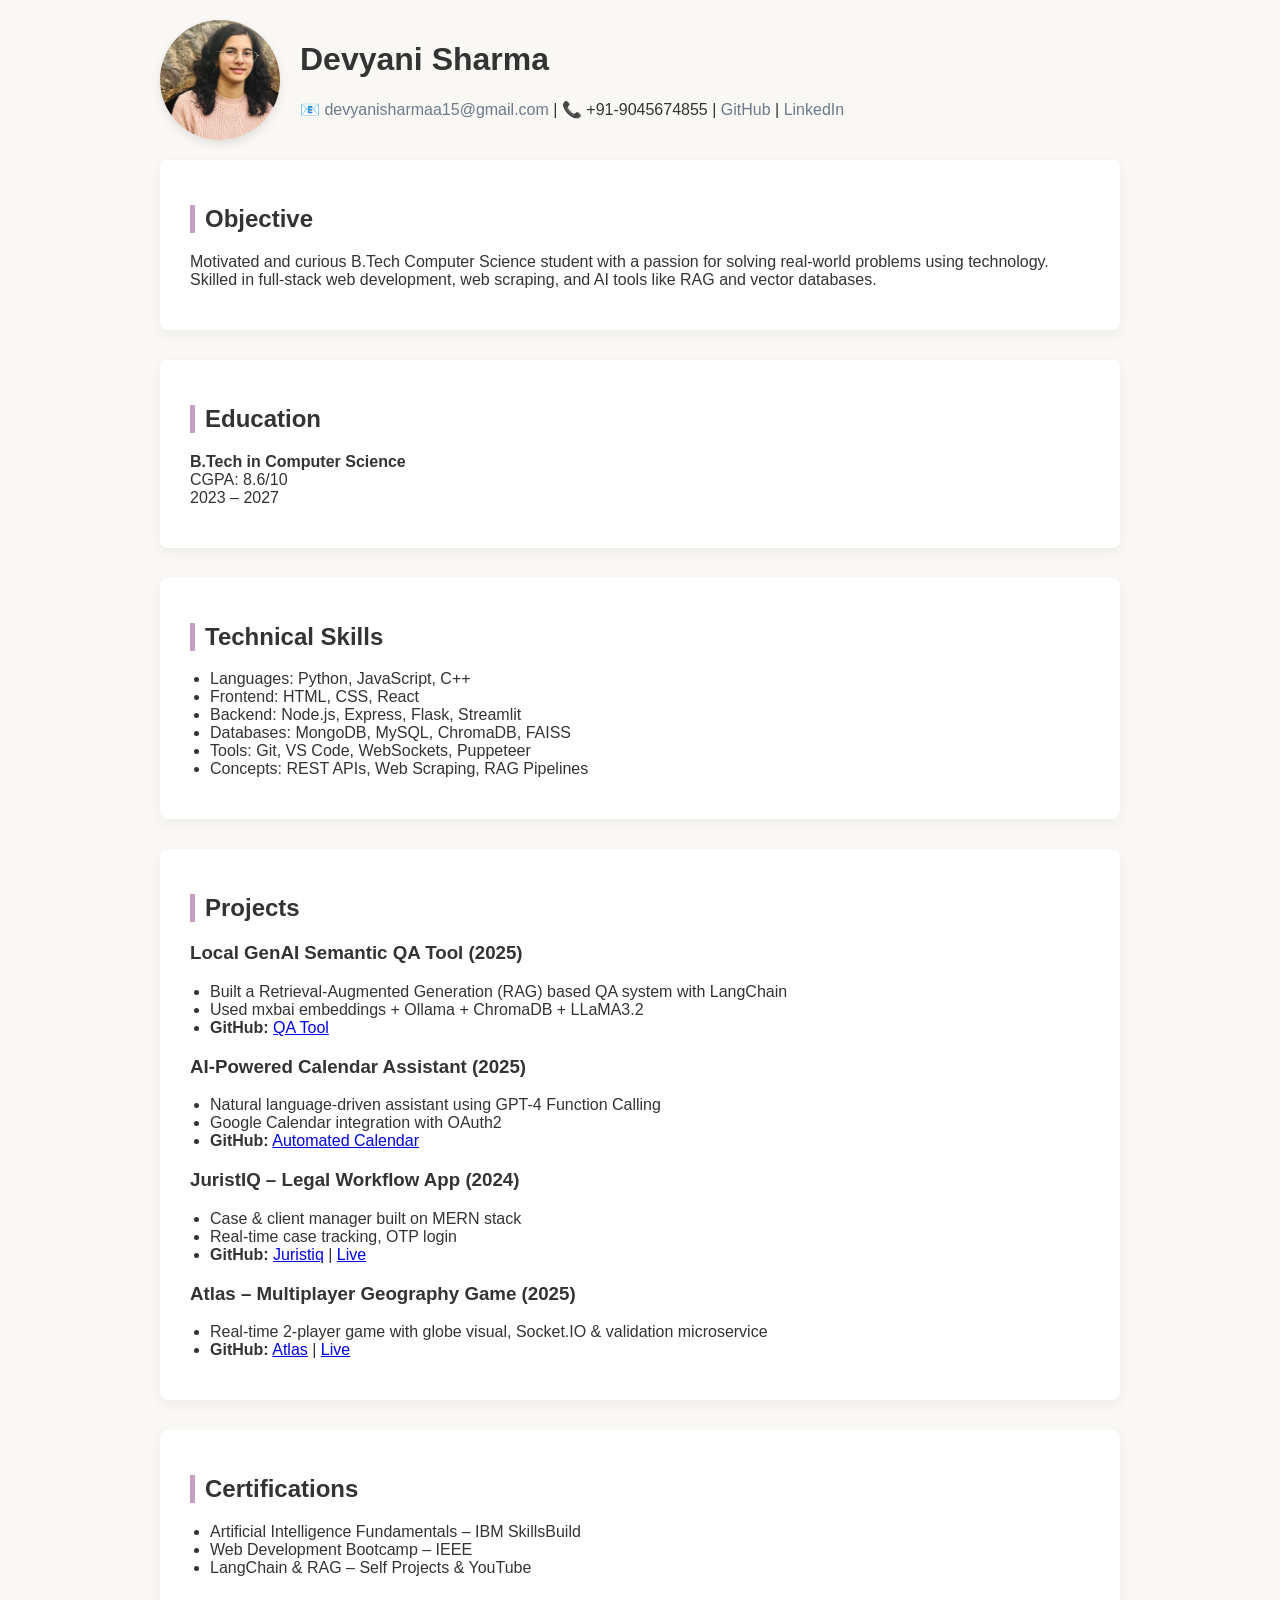
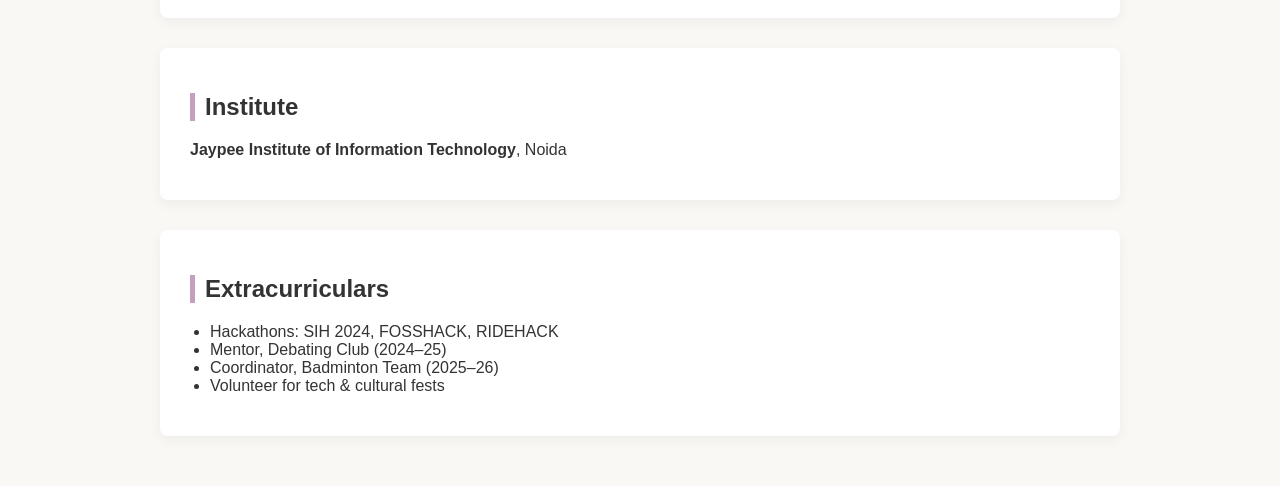
<file: index.html>
<!DOCTYPE html>
<html lang="en">
<head>
  <meta charset="UTF-8" />
  <meta name="viewport" content="width=device-width, initial-scale=1.0"/>
  <title>Devyani Sharma | Portfolio</title>
  <link rel="stylesheet" href="style.css"/>
</head>
<body>
  <div class="container">
    <header class="header">
      <div class="top-section">
        <div class="profile-block">
          <img src="IMG_6250.jpeg" alt="Devyani Sharma" class="profile-pic" />
          <div>
            <h1>Devyani Sharma</h1>
            <p class="contact">
              📧 <a href="mailto:devyanisharmaa15@gmail.com">devyanisharmaa15@gmail.com</a> |
              📞 +91-9045674855 |
              <a href="https://github.com/devyani1512" target="_blank">GitHub</a> |
              <a href="https://linkedin.com/in/devyani1512" target="_blank">LinkedIn</a>
            </p>
          </div>
        </div>
      </div>
    </header>

    <section id="about" class="section">
      <h2>Objective</h2>
      <p>
        Motivated and curious B.Tech Computer Science student with a passion for solving real-world problems using technology.
        Skilled in full-stack web development, web scraping, and AI tools like RAG and vector databases.
      </p>
    </section>

    <section id="education" class="section">
      <h2>Education</h2>
      <p>
        <strong>B.Tech in Computer Science</strong><br>
        CGPA: 8.6/10<br>
        2023 – 2027
      </p>
    </section>

    <section id="skills" class="section">
      <h2>Technical Skills</h2>
      <ul>
        <li>Languages: Python, JavaScript, C++</li>
        <li>Frontend: HTML, CSS, React</li>
        <li>Backend: Node.js, Express, Flask, Streamlit</li>
        <li>Databases: MongoDB, MySQL, ChromaDB, FAISS</li>
        <li>Tools: Git, VS Code, WebSockets, Puppeteer</li>
        <li>Concepts: REST APIs, Web Scraping, RAG Pipelines</li>
      </ul>
    </section>

    <section id="projects" class="section">
      <h2>Projects</h2>
      <div class="project">
        <h3>Local GenAI Semantic QA Tool (2025)</h3>
        <ul>
          <li>Built a Retrieval-Augmented Generation (RAG) based QA system with LangChain</li>
          <li>Used mxbai embeddings + Ollama + ChromaDB + LLaMA3.2</li>
          <li><strong>GitHub:</strong> <a href="https://github.com/devyani1512/ai_agent">QA Tool</a></li>
        </ul>
      </div>
      <div class="project">
        <h3>AI-Powered Calendar Assistant (2025)</h3>
        <ul>
          <li>Natural language-driven assistant using GPT-4 Function Calling</li>
          <li>Google Calendar integration with OAuth2</li>
          <li><strong>GitHub:</strong> <a href="https://github.com/devyani1512/calen">Automated Calendar</a></li>
        </ul>
      </div>
      <div class="project">
        <h3>JuristIQ – Legal Workflow App (2024)</h3>
        <ul>
          <li>Case & client manager built on MERN stack</li>
          <li>Real-time case tracking, OTP login</li>
          <li><strong>GitHub:</strong> <a href="https://github.com/devyani1512/juristiq_to_backend">Juristiq</a> |
              <a href="https://juristi-q.vercel.app/">Live</a></li>
        </ul>
      </div>
      <div class="project">
        <h3>Atlas – Multiplayer Geography Game (2025)</h3>
        <ul>
          <li>Real-time 2-player game with globe visual, Socket.IO & validation microservice</li>
          <li><strong>GitHub:</strong> <a href="https://github.com/devyani1512/the_game">Atlas</a> |
              <a href="https://the-game-1.onrender.com/">Live</a></li>
        </ul>
      </div>
    </section>

    <section id="certifications" class="section">
      <h2>Certifications</h2>
      <ul>
        <li>Artificial Intelligence Fundamentals – IBM SkillsBuild</li>
        <li>Web Development Bootcamp – IEEE</li>
        <li>LangChain & RAG – Self Projects & YouTube</li>
      </ul>
    </section>

    <section id="institute" class="section">
      <h2>Institute</h2>
      <p><strong>Jaypee Institute of Information Technology</strong>, Noida</p>
    </section>

    <section id="extras" class="section">
      <h2>Extracurriculars</h2>
      <ul>
        <li>Hackathons: SIH 2024, FOSSHACK, RIDEHACK</li>
        <li>Mentor, Debating Club (2024–25)</li>
        <li>Coordinator, Badminton Team (2025–26)</li>
        <li>Volunteer for tech & cultural fests</li>
      </ul>
    </section>
  </div>
</body>
</html>
</file>
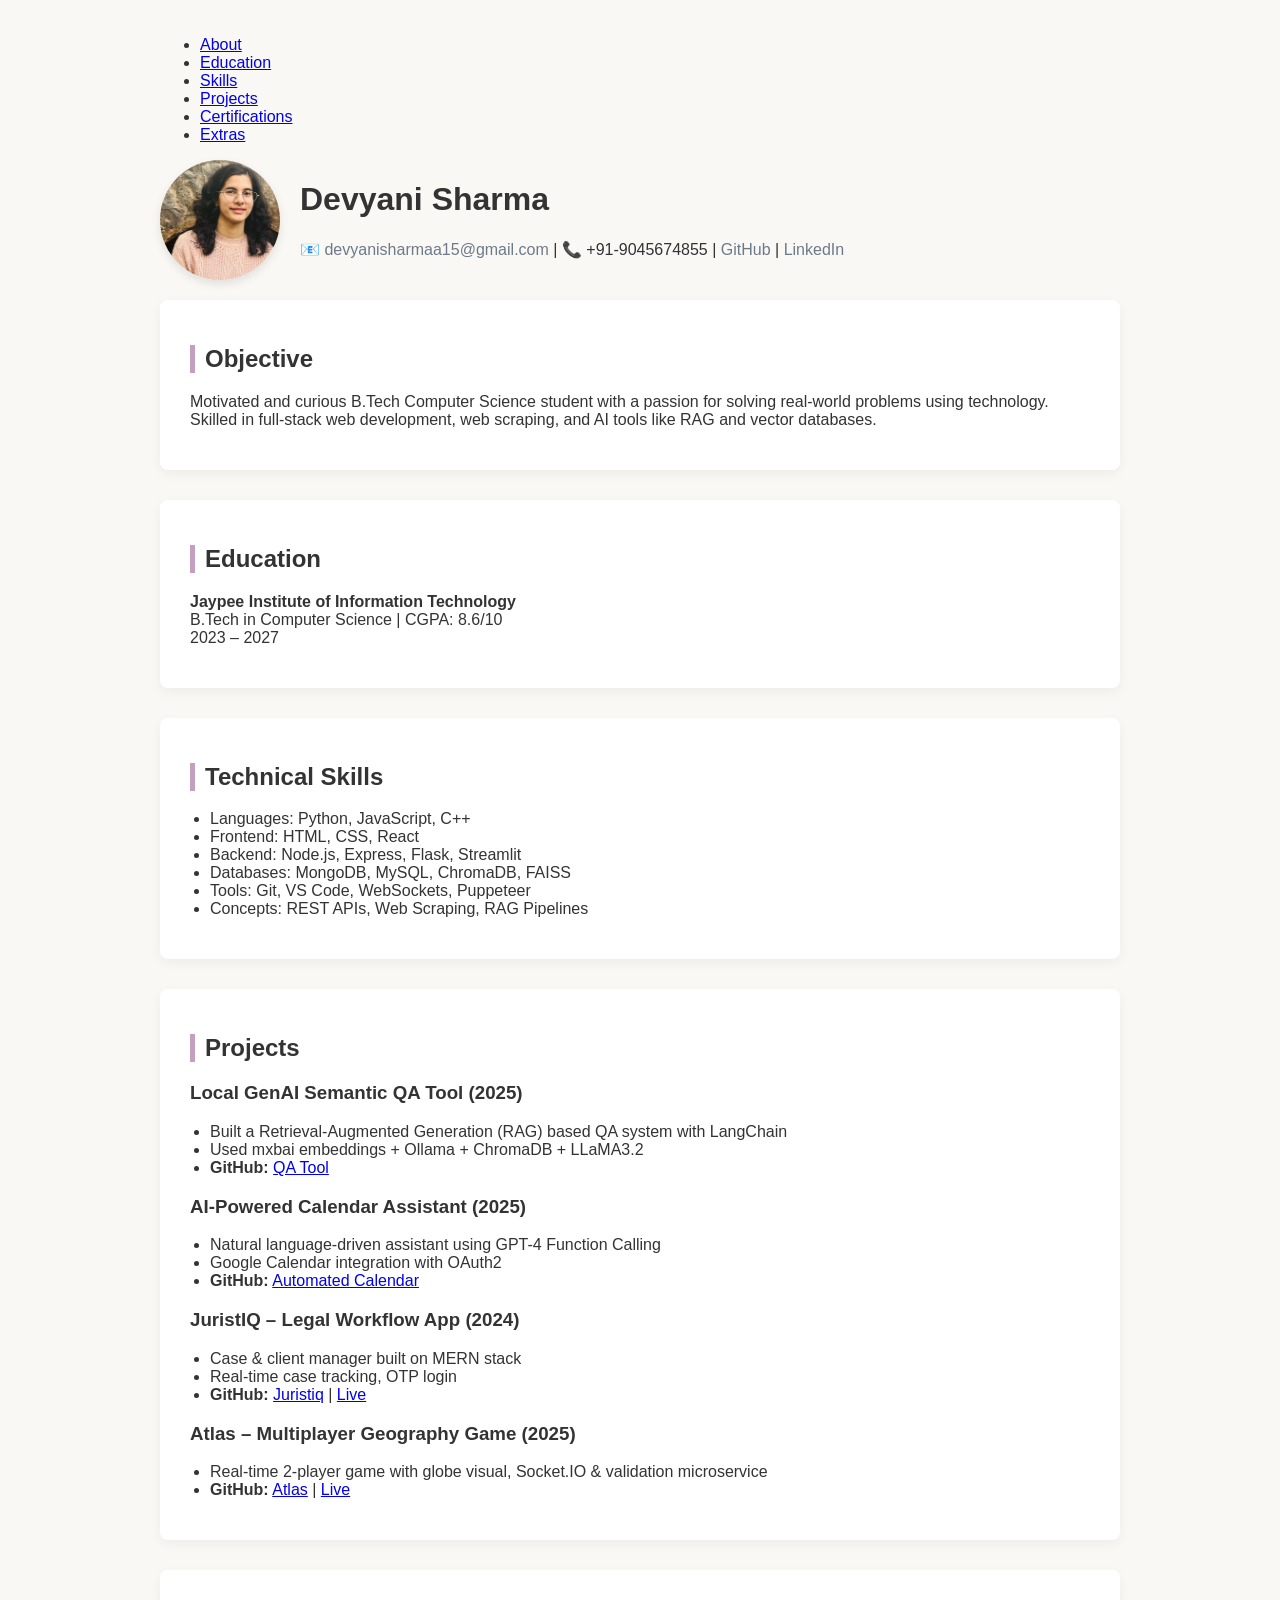
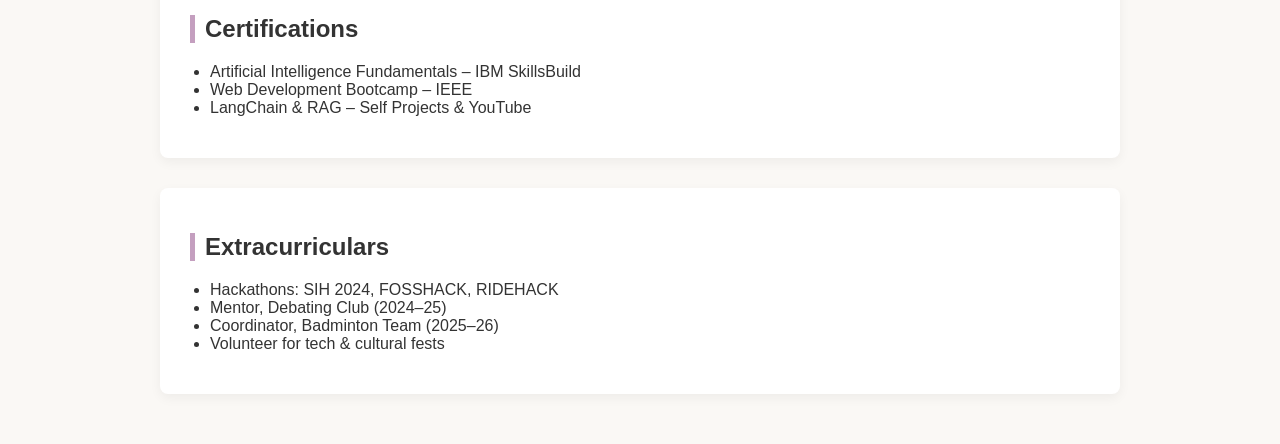
<file: page1.html>
<!DOCTYPE html>
<html lang="en">
<head>
  <meta charset="UTF-8" />
  <meta name="viewport" content="width=device-width, initial-scale=1.0"/>
  <title>Devyani Sharma | Portfolio</title>
  <link rel="stylesheet" href="style.css" />
</head>
<body>
  <div class="container">
    <!-- Navigation Bar -->
    <nav class="navbar">
      <ul>
        <li><a href="#about">About</a></li>
        <li><a href="#education">Education</a></li>
        <li><a href="#skills">Skills</a></li>
        <li><a href="#projects">Projects</a></li>
        <li><a href="#certifications">Certifications</a></li>
        <li><a href="#extras">Extras</a></li>
      </ul>
    </nav>

    <!-- Header Section -->
    <header class="header">
      <div class="top-section">
        <div class="profile-block">
          <img src="IMG_6250.jpeg" alt="Devyani Sharma" class="profile-pic" />
          <div>
            <h1>Devyani Sharma</h1>
            <p class="contact">
              📧 <a href="mailto:devyanisharmaa15@gmail.com">devyanisharmaa15@gmail.com</a> |
              📞 +91-9045674855 |
              <a href="https://github.com/devyani1512" target="_blank">GitHub</a> |
              <a href="https://linkedin.com/in/devyani1512" target="_blank">LinkedIn</a>
            </p>
          </div>
        </div>
      </div>
    </header>

    <!-- Sections -->
    <section id="about" class="section">
      <h2>Objective</h2>
      <p>Motivated and curious B.Tech Computer Science student with a passion for solving real-world problems using technology. Skilled in full-stack web development, web scraping, and AI tools like RAG and vector databases.</p>
    </section>

    <section id="education" class="section">
      <h2>Education</h2>
      <p><strong>Jaypee Institute of Information Technology</strong><br>
      B.Tech in Computer Science | CGPA: 8.6/10<br>
      2023 – 2027</p>
    </section>

    <section id="skills" class="section">
      <h2>Technical Skills</h2>
      <ul>
        <li>Languages: Python, JavaScript, C++</li>
        <li>Frontend: HTML, CSS, React</li>
        <li>Backend: Node.js, Express, Flask, Streamlit</li>
        <li>Databases: MongoDB, MySQL, ChromaDB, FAISS</li>
        <li>Tools: Git, VS Code, WebSockets, Puppeteer</li>
        <li>Concepts: REST APIs, Web Scraping, RAG Pipelines</li>
      </ul>
    </section>

    <section id="projects" class="section">
      <h2>Projects</h2>
      <div class="project">
        <h3>Local GenAI Semantic QA Tool (2025)</h3>
        <ul>
          <li>Built a Retrieval-Augmented Generation (RAG) based QA system with LangChain</li>
          <li>Used mxbai embeddings + Ollama + ChromaDB + LLaMA3.2</li>
          <li><strong>GitHub:</strong> <a href="https://github.com/devyani1512/ai_agent">QA Tool</a></li>
        </ul>
      </div>
      <div class="project">
        <h3>AI-Powered Calendar Assistant (2025)</h3>
        <ul>
          <li>Natural language-driven assistant using GPT-4 Function Calling</li>
          <li>Google Calendar integration with OAuth2</li>
          <li><strong>GitHub:</strong> <a href="https://github.com/devyani1512/calen">Automated Calendar</a></li>
        </ul>
      </div>
      <div class="project">
        <h3>JuristIQ – Legal Workflow App (2024)</h3>
        <ul>
          <li>Case & client manager built on MERN stack</li>
          <li>Real-time case tracking, OTP login</li>
          <li><strong>GitHub:</strong> <a href="https://github.com/devyani1512/juristiq_to_backend">Juristiq</a> | <a href="https://juristi-q.vercel.app/">Live</a></li>
        </ul>
      </div>
      <div class="project">
        <h3>Atlas – Multiplayer Geography Game (2025)</h3>
        <ul>
          <li>Real-time 2-player game with globe visual, Socket.IO & validation microservice</li>
          <li><strong>GitHub:</strong> <a href="https://github.com/devyani1512/the_game">Atlas</a> | <a href="https://the-game-1.onrender.com/">Live</a></li>
        </ul>
      </div>
    </section>

    <section id="certifications" class="section">
      <h2>Certifications</h2>
      <ul>
        <li>Artificial Intelligence Fundamentals – IBM SkillsBuild</li>
        <li>Web Development Bootcamp – IEEE</li>
        <li>LangChain & RAG – Self Projects & YouTube</li>
      </ul>
    </section>

    <section id="extras" class="section">
      <h2>Extracurriculars</h2>
      <ul>
        <li>Hackathons: SIH 2024, FOSSHACK, RIDEHACK</li>
        <li>Mentor, Debating Club (2024–25)</li>
        <li>Coordinator, Badminton Team (2025–26)</li>
        <li>Volunteer for tech & cultural fests</li>
      </ul>
    </section>
  </div>
</body>
</html>
</file>
<file: style.css>
body {
  background-color: #FAF8F5;
  font-family: 'Segoe UI', Tahoma, Geneva, Verdana, sans-serif;
  color: #333;
  margin: 0;
  padding: 0;
}
.container {
  max-width: 960px;
  margin: 0 auto;
  padding: 20px;
}
.header {
  margin-bottom: 20px;
}
.top-section {
  display: flex;
  justify-content: space-between;
  align-items: flex-start;
  flex-wrap: wrap;
}
.profile-block {
  display: flex;
  flex-wrap: wrap;
  gap: 20px;
}
.profile-pic {
  width: 120px;
  height: 120px;
  border-radius: 50%;
  object-fit: cover;
  box-shadow: 0 4px 10px rgba(0, 0, 0, 0.1);
}
.contact a {
  color: #6C7A89;
  text-decoration: none;
  font-weight: 500;
}
.contact a:hover {
  color: #C49FBF;
}
.side-navbar ul {
  list-style: none;
  padding: 0;
  margin: 0;
  max-height: 200px;
  overflow-y: auto;
}
.side-navbar li {
  margin-bottom: 10px;
}
.side-navbar a {
  color: #6C7A89;
  text-decoration: none;
  font-weight: 500;
}
.side-navbar a:hover {
  color: #C49FBF;
}
.section {
  background-color: #ffffff;
  border-radius: 8px;
  box-shadow: 0 4px 12px rgba(0, 0, 0, 0.05);
  margin-bottom: 30px;
  padding: 25px 30px;
}
.section h2 {
  color: #333;
  border-left: 5px solid #C49FBF;
  padding-left: 10px;
}
.section ul {
  list-style-type: disc;
  padding-left: 20px;
}
.footer {
  text-align: center;
  margin-top: 50px;
  font-size: 0.9em;
  color: #888;
}
@media (max-width: 768px) {
  .top-section {
    flex-direction: column;
    align-items: center;
  }
  .side-navbar {
    margin-top: 20px;
    text-align: center;
  }
}
</file>
